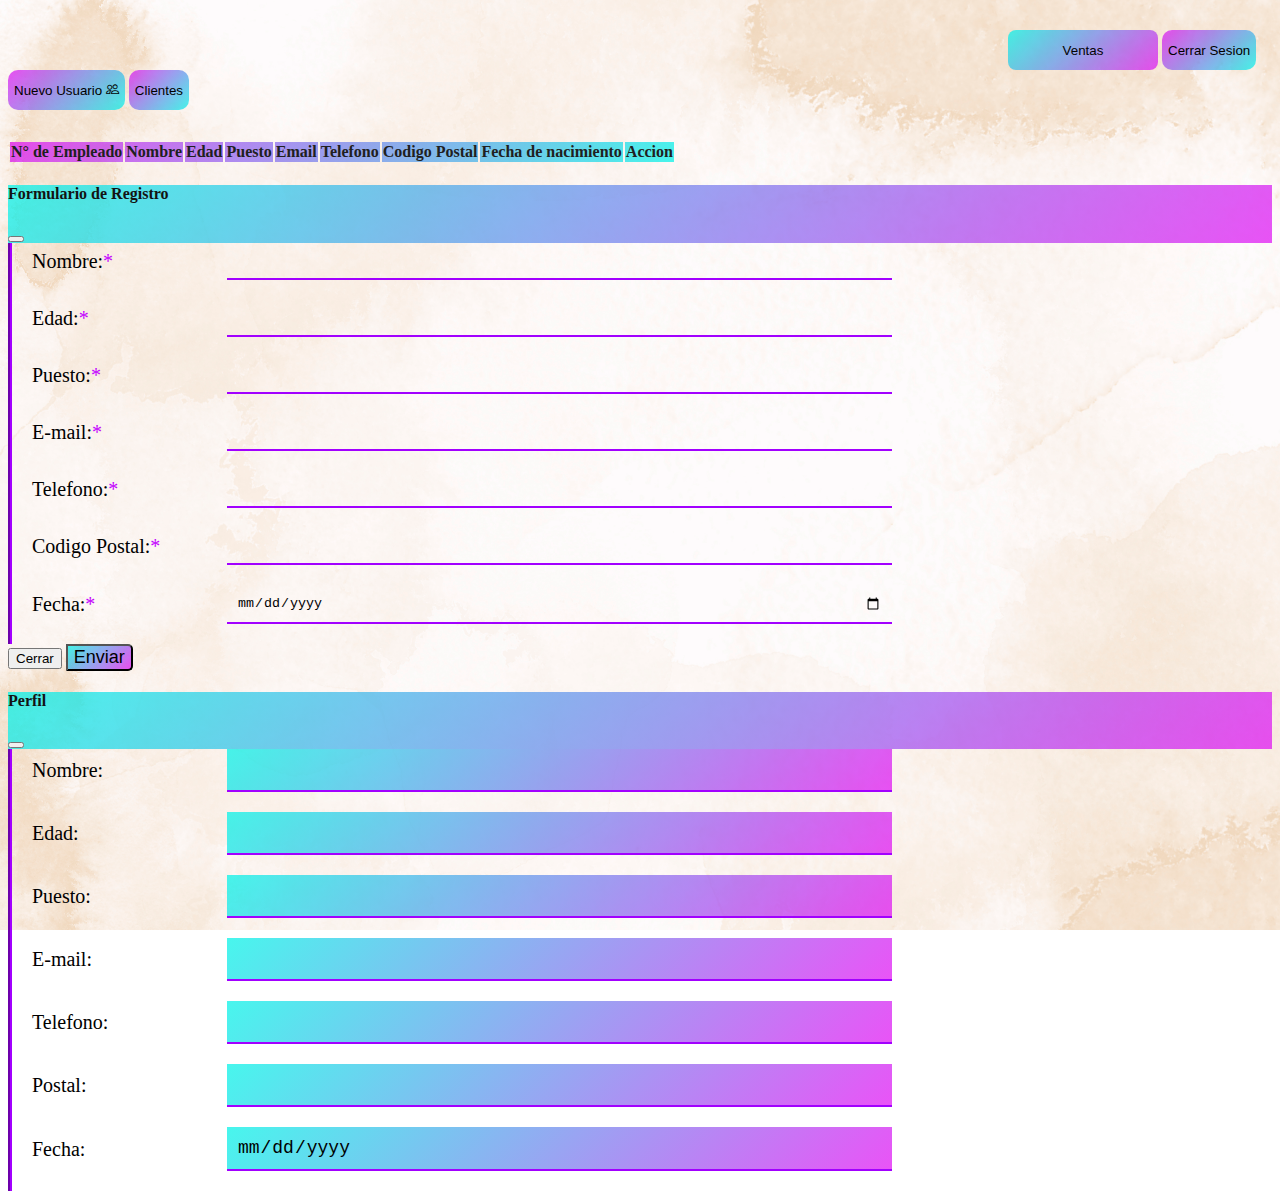
<file: index.html>
<!doctype html>
<html lang="en">
  <head>

    <meta charset="utf-8">
    <meta name="viewport" content="width=device-width, initial-scale=1, shrink-to-fit=no">
    <link href="https://cdn.jsdelivr.net/npm/bootstrap@5.0.2/dist/css/bootstrap.min.css" rel="stylesheet" integrity="sha384-EVSTQN3/azprG1Anm3QDgpJLIm9Nao0Yz1ztcQTwFspd3yD65VohhpuuCOmLASjC" crossorigin="anonymous">
    <link rel="stylesheet" href="https://cdn.jsdelivr.net/npm/bootstrap-icons@1.10.5/font/bootstrap-icons.css">
    <title>Registro de Empleados</title>
    <link rel="stylesheet" href="css/index.css">
  </head>
  <body style="background: url('Imagenes/fondo-acuarela-pintada-mano.jpg') center/cover no-repeat fixed;">

    <section class="p-3">
        <div class="row nav1">
            <div class="col-12">
                <button class="btnVentas" onclick="Ventas()">Ventas</button>
                <button class="btnVolver" onclick="goBackTologin()">Cerrar Sesion</button>
                <button class="btn1 newUser" data-bs-toggle="modal" data-bs-target="#userForm">Nuevo Usuario <i class="bi bi-people"></i></button>
                <button class="btnCliente" onclick="goToIndexClientes()">Clientes</button>
                
            </div>
        </div>

        <div class="row">
            <div class="col-12">
                <table class="table table-striped table-hover mt-3 text-center table-bordered">

                    <thead>
                        <tr>
                            <th>N° de Empleado</th>
                            <th>Nombre</th>
                            <th>Edad</th>
                            <th>Puesto</th>
                            <th>Email</th>
                            <th>Telefono</th>
                            <th>Codigo Postal</th>
                            <th>Fecha de nacimiento</th>
                            <th>Accion</th>
                        </tr>
                    </thead>

                    <tbody id="data"></tbody>

                </table>
            </div>
        </div>

    </section>


    <div class="modal fade" id="userForm">
        <div class="modal-dialog modal-dialog-centered modal-lg">
            <div class="modal-content">

                <div class="modal-header">
                    <h4 class="modal-title">Formulario de Registro</h4>
                    <button type="button" class="btn-close" data-bs-dismiss="modal" aria-label="Close"></button>
                </div>

                <div class="modal-body">

                    <form action="#" id="myForm">

                        <div class="inputField">
                            <div>
                                <label for="name">Nombre:</label>
                                <input type="text" name="" id="nombre" required>
                            </div>
                            <div>
                                <label for="age">Edad:</label>
                                <input type="number" name="" id="edad" required>
                            </div>
                            <div>
                                <label for="city">Puesto:</label>
                                <input type="text" name="" id="ciudad" required>
                            </div>
                            <div>
                                <label for="email">E-mail:</label>
                                <input type="email" name="" id="email" required>
                            </div>
                            <div>
                                <label for="phone">Telefono:</label>
                                <input type="text" name="" id="telefono" minlength="11" maxlength="11" required>
                            </div>
                            <div>
                                <label for="post"> Codigo Postal:</label>
                                <input type="text" name="" id="postal" required>
                            </div>
                            <div>
                                <label for="sDate">Fecha:</label>
                                <input type="date" name="" id="fecha" required>
                            </div>
                        </div>

                    </form>
                </div>

                <div class="modal-footer">
                    <button type="button" class="btn btn-secondary" data-bs-dismiss="modal">Cerrar</button>
                    <button type="submit" form="myForm" class="btn btn-primary submit">Enviar</button>
                </div>
            </div>
        </div>
    </div>


    <div class="modal fade" id="readData">
        <div class="modal-dialog modal-dialog-centered modal-lg">
            <div class="modal-content">

                <div class="modal-header">
                    <h4 class="modal-title">Perfil</h4>
                    <button type="button" class="btn-close" data-bs-dismiss="modal" aria-label="Close"></button>
                </div>

                <div class="modal-body">

                    <form action="#" id="myForm">

                        <div class="inputField">
                            <div>
                                <label for="name">Nombre:</label>
                                <input type="text" name="" id="showName" disabled>
                            </div>
                            <div>
                                <label for="age">Edad:</label>
                                <input type="number" name="" id="showAge" disabled>
                            </div>
                            <div>
                                <label for="city">Puesto:</label>
                                <input type="text" name="" id="showCity" disabled>
                            </div>
                            <div>
                                <label for="email">E-mail:</label>
                                <input type="email" name="" id="showEmail" disabled>
                            </div>
                            <div>
                                <label for="phone">Telefono:</label>
                                <input type="text" name="" id="showPhone" minlength="11" maxlength="11" disabled>
                            </div>
                            <div>
                                <label for="post">Postal:</label>
                                <input type="text" name="" id="showPost" disabled>
                            </div>
                            <div>
                                <label for="sDate">Fecha:</label>
                                <input type="date" name="" id="showsDate" disabled>
                            </div>
                        </div>

                    </form>
                </div>
            </div>
        </div>
    </div>


    <script src="https://cdn.jsdelivr.net/npm/bootstrap@5.0.2/dist/js/bootstrap.bundle.min.js" integrity="sha384-MrcW6ZMFYlzcLA8Nl+NtUVF0sA7MsXsP1UyJoMp4YLEuNSfAP+JcXn/tWtIaxVXM" crossorigin="anonymous"></script>

    <script src="js/index.js"></script>
  </body>
</html>
</file>
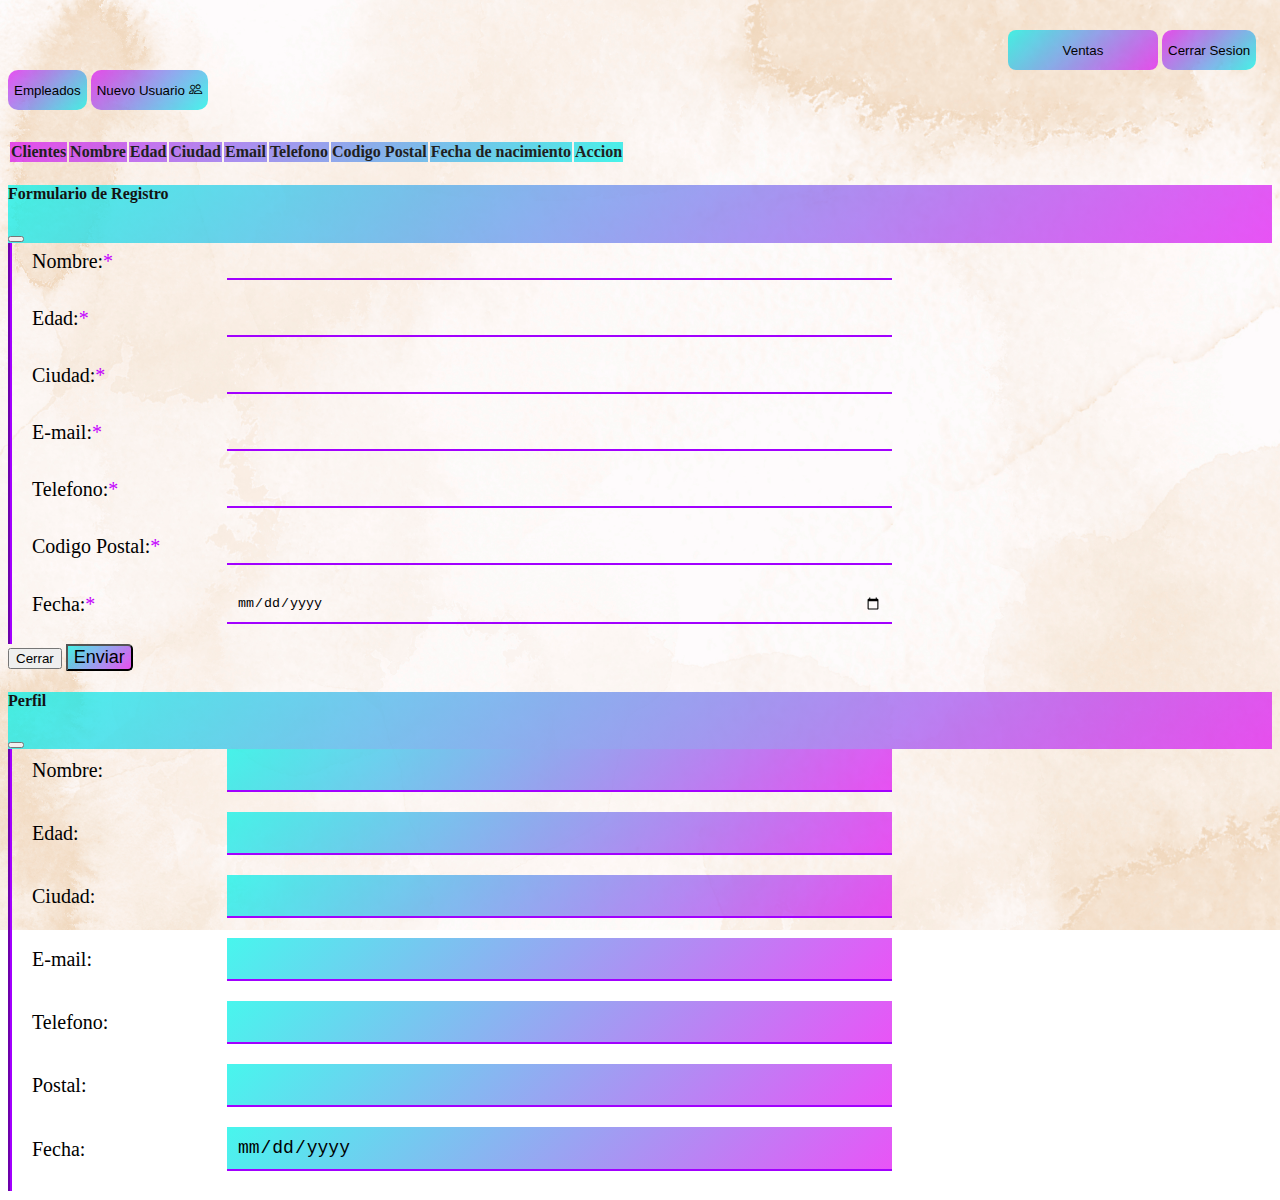
<file: indexClientes.html>
<!doctype html>
<html lang="en">
  <head>

    <meta charset="utf-8">
    <meta name="viewport" content="width=device-width, initial-scale=1, shrink-to-fit=no">
    <link href="https://cdn.jsdelivr.net/npm/bootstrap@5.0.2/dist/css/bootstrap.min.css" rel="stylesheet" integrity="sha384-EVSTQN3/azprG1Anm3QDgpJLIm9Nao0Yz1ztcQTwFspd3yD65VohhpuuCOmLASjC" crossorigin="anonymous">
    <link rel="stylesheet" href="https://cdn.jsdelivr.net/npm/bootstrap-icons@1.10.5/font/bootstrap-icons.css">
    <title>Registro de Empleados</title>
    <link rel="stylesheet" href="css/index.css">
  </head>
  <body style="background: url('Imagenes/fondo-acuarela-pintada-mano.jpg') center/cover no-repeat fixed;">

    <section class="p-3">
        <div class="row nav1">
    <div class="col-12">
        <button class="btn btnVentas btn-lg btn-block" onclick="Ventas()">Ventas</button>
        <button class="btn btnVolver btn-lg btn-block" onclick="goBackCerrar()">Cerrar Sesion</button>
        <button class="btn btnVolver btn-lg btn-block" onclick="goBackEmpleados()">Empleados</button>
        <button class="btn btn1 btn-lg btn-block newUser" data-bs-toggle="modal" data-bs-target="#userForm">Nuevo Usuario <i class="bi bi-people"></i></button>
    </div>
</div>

      <div class="row">
    <div class="col-12">
        <div class="table-responsive">
            <table class="table table-striped table-hover mt-3 text-center table-bordered">
                <thead>
                    <tr>
                            <th>Clientes</th>
                            <th>Nombre</th>
                            <th>Edad</th>
                            <th>Ciudad</th>
                            <th>Email</th>
                            <th>Telefono</th>
                            <th>Codigo Postal</th>
                            <th>Fecha de nacimiento</th>
                            <th>Accion</th>
                        </tr>
                    </thead>

                    <tbody id="data"></tbody>

                </table>
            </div>
        </div>

    </section>


    <div class="modal fade" id="userForm">
        <div class="modal-dialog modal-dialog-centered modal-lg">
            <div class="modal-content">

                <div class="modal-header">
                    <h4 class="modal-title">Formulario de Registro</h4>
                    <button type="button" class="btn-close" data-bs-dismiss="modal" aria-label="Close"></button>
                </div>

                <div class="modal-body">

                    <form action="#" id="myForm">

                        <div class="inputField">
                            <div>
                                <label for="name">Nombre:</label>
                                <input type="text" name="" id="nombre" required>
                            </div>
                            <div>
                                <label for="age">Edad:</label>
                                <input type="number" name="" id="edad" required>
                            </div>
                            <div>
                                <label for="city">Ciudad:</label>
                                <input type="text" name="" id="ciudad" required>
                            </div>
                            <div>
                                <label for="email">E-mail:</label>
                                <input type="email" name="" id="email" required>
                            </div>
                            <div>
                                <label for="phone">Telefono:</label>
                                <input type="text" name="" id="telefono" minlength="11" maxlength="11" required>
                            </div>
                            <div>
                                <label for="post"> Codigo Postal:</label>
                                <input type="text" name="" id="postal" required>
                            </div>
                            <div>
                                <label for="sDate">Fecha:</label>
                                <input type="date" name="" id="fecha" required>
                            </div>
                        </div>

                    </form>
                </div>

                <div class="modal-footer">
                    <button type="button" class="btn btn-secondary" data-bs-dismiss="modal">Cerrar</button>
                    <button type="submit" form="myForm" class="btn btn-primary submit">Enviar</button>
                </div>
            </div>
        </div>
    </div>


    <div class="modal fade" id="readData">
        <div class="modal-dialog modal-dialog-centered modal-lg">
            <div class="modal-content">

                <div class="modal-header">
                    <h4 class="modal-title">Perfil</h4>
                    <button type="button" class="btn-close" data-bs-dismiss="modal" aria-label="Close"></button>
                </div>

                <div class="modal-body">

                    <form action="#" id="myForm">

                        <div class="inputField">
                            <div>
                                <label for="name">Nombre:</label>
                                <input type="text" name="" id="showName" disabled>
                            </div>
                            <div>
                                <label for="age">Edad:</label>
                                <input type="number" name="" id="showAge" disabled>
                            </div>
                            <div>
                                <label for="city">Ciudad:</label>
                                <input type="text" name="" id="showCity" disabled>
                            </div>
                            <div>
                                <label for="email">E-mail:</label>
                                <input type="email" name="" id="showEmail" disabled>
                            </div>
                            <div>
                                <label for="phone">Telefono:</label>
                                <input type="text" name="" id="showPhone" minlength="11" maxlength="11" disabled>
                            </div>
                            <div>
                                <label for="post">Postal:</label>
                                <input type="text" name="" id="showPost" disabled>
                            </div>
                            <div>
                                <label for="sDate">Fecha:</label>
                                <input type="date" name="" id="showsDate" disabled>
                            </div>
                        </div>

                    </form>
                </div>
            </div>
        </div>
    </div>


    <script src="https://cdn.jsdelivr.net/npm/bootstrap@5.0.2/dist/js/bootstrap.bundle.min.js" integrity="sha384-MrcW6ZMFYlzcLA8Nl+NtUVF0sA7MsXsP1UyJoMp4YLEuNSfAP+JcXn/tWtIaxVXM" crossorigin="anonymous"></script>

    <script src="js/indexClientes.js"></script>
  </body>
</html>
</file>
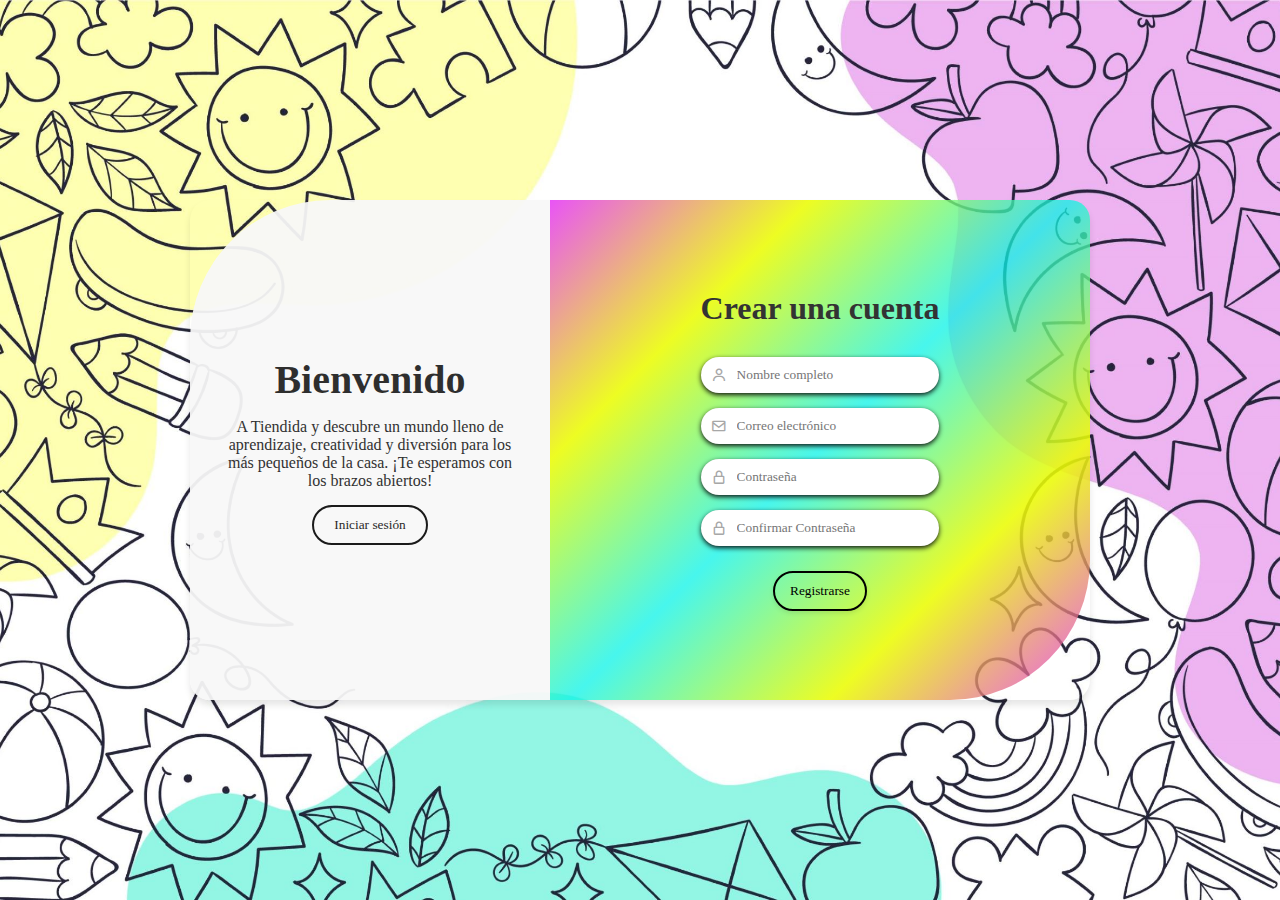
<file: login.html>
<!DOCTYPE html>
<html lang="en">

<head>
    <meta charset="UTF-8">
    <meta name="viewport" content="width=device-width, initial-scale=1, shrink-to-fit=no">
    <link rel="icon" href="media/martin.ico">
    <link rel="stylesheet" href="https://fonts.googleapis.com/css2?family=Montserrat:wght@300;400;500;600;700&display=swap">
    <link rel="stylesheet" href="https://unpkg.com/boxicons@2.1.4/css/boxicons.min.css">
    <link rel="stylesheet" href="css/login.css">
    <title id="titulo">Registro</title>
</head>

<body style="background: url('Imagenes/6758430.jpg') center/cover no-repeat fixed;">

    <div class="container-form registrarte">
        <div class="informacion">
            <div class="info_childs">
                <h2>Bienvenido</h2>
                <p> A Tiendida y descubre un mundo lleno de aprendizaje, creatividad y diversión para los más pequeños de la casa. ¡Te esperamos con los brazos abiertos! </p>
                <input type="button" value="Iniciar sesión" id="login">
            </div>
        </div>
        <div class="form-informacion">
            <div class="form-informacion-childs">
                <h2>Crear una cuenta</h2>
                <form class="formulario registro1">
                    <label>
                        <i class='bx bx-user'></i>
                        <input type="text" placeholder="Nombre completo" id="inputNombre" required>
                    </label>
                    <label>
                        <i class='bx bx-envelope'></i>
                        <input type="email" placeholder="Correo electrónico" id="inputRegistroCorreo" required>
                    </label>
                    <label>
                        <i class='bx bx-lock-alt'></i>
                        <input type="password" placeholder="Contraseña" id="inputRegistroContr" required>
                    </label>
                    <label>
                        <i class='bx bx-lock-alt'></i>
                        <input type="password" placeholder="Confirmar Contraseña" id="inputConfirmContr" required>
                    </label>
                    <input type="submit" value="Registrarse" id="btnRegistro">
                </form>
            </div>
        </div>
    </div>

    <div class="container-form loguearse hide">
        <div class="informacion">
            <div class="info_childs">
                <h2>Bienvenido nuevamente</h2>
                <p>Para acceder por favor ingrese sus datos para acceder</p>
                <input type="button" value="Registrarse" id="registro">
            </div>
        </div>
        <div class="form-informacion">
            <div class="form-informacion-childs">
                <h2>Iniciar sesión</h2>
                <form class="formulario loguin2">
                    <label>
                        <i class='bx bx-envelope'></i>
                        <input type="email" placeholder="Correo electrónico" id="lblCorreo">
                    </label>
                    <label>
                        <i class='bx bx-lock-alt'></i>
                        <input type="password" placeholder="Contraseña" id="lblContraseña">
                    </label>
                    <input type="submit" value="Iniciar sesión" id="btnloguearse">
                </form>
            </div>
        </div>
    </div>

    <script src="js/login.js"></script>
</body>
</html>
</file>
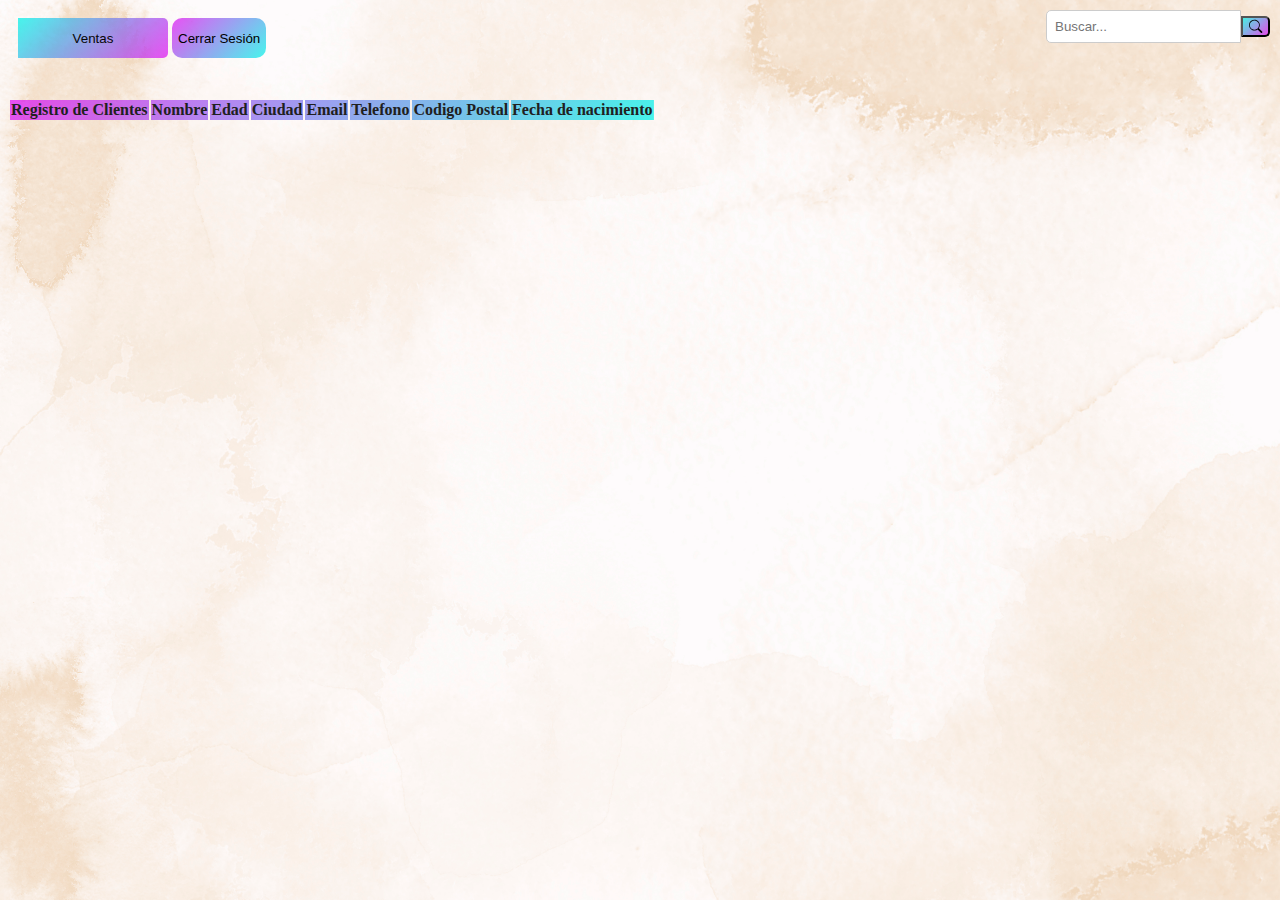
<file: usuarios.html>
<!DOCTYPE html>
<html lang="en">

<head>
    <meta charset="utf-8">
    <meta name="viewport" content="width=device-width, initial-scale=1, shrink-to-fit=no">
    <link href="https://cdn.jsdelivr.net/npm/bootstrap@5.0.2/dist/css/bootstrap.min.css" rel="stylesheet" integrity="sha384-EVSTQN3/azprG1Anm3QDgpJLIm9Nao0Yz1ztcQTwFspd3yD65VohhpuuCOmLASjC" crossorigin="anonymous">
    <link rel="stylesheet" href="https://cdn.jsdelivr.net/npm/bootstrap-icons@1.10.5/font/bootstrap-icons.css">
    <link rel="stylesheet" href="css/index.css">

    <style>
        body {
            background: url('Imagenes/fondo-acuarela-pintada-mano.jpg') center/cover no-repeat fixed;
        }

        .btnVentas1, .btnCerrar {
            margin-bottom: 10px;
        }

        .search-bar {
            margin-bottom: 20px;
        }
    </style>

    <title>Usuarios</title>
</head>

<body>
    <div class="container-fluid">
        <button class="btn btn-primary btnVentas1" onclick="Ventas()">Ventas</button>
        <button class="btn btn-danger btnCerrar" onclick="goBackTologin()">Cerrar Sesión</button>

        <div class="search-bar">
            <input type="text" id="searchInput" class="form-control" placeholder="Buscar...">
            <button class="btn btn-primary"><i class="bi bi-search"></i></button>
        </div>

        <section class="p-3">
            <div class="row">
                <div class="col-12">
                    <div class="table-responsive">
                        <table class="table table-striped table-hover text-center table-bordered">
                            <thead>
                                <tr>
                                    <th>Registro de Clientes</th>
                                    <th>Nombre</th>
                                    <th>Edad</th>
                                    <th>Ciudad</th>
                                    <th>Email</th>
                                    <th>Telefono</th>
                                    <th>Codigo Postal</th>
                                    <th>Fecha de nacimiento</th>
                                </tr>
                            </thead>
                            <tbody id="data"></tbody>
                        </table>
                    </div>
                </div>
            </div>
        </section>
    </div>

    <script src="https://cdn.jsdelivr.net/npm/bootstrap@5.0.2/dist/js/bootstrap.bundle.min.js" integrity="sha384-MrcW6ZMFYlzcLA8Nl+NtUVF0sA7MsXsP1UyJoMp4YLEuNSfAP+JcXn/tWtIaxVXM" crossorigin="anonymous"></script>
    <script src="js/usuario.js"></script>
</body>

</html>
</file>
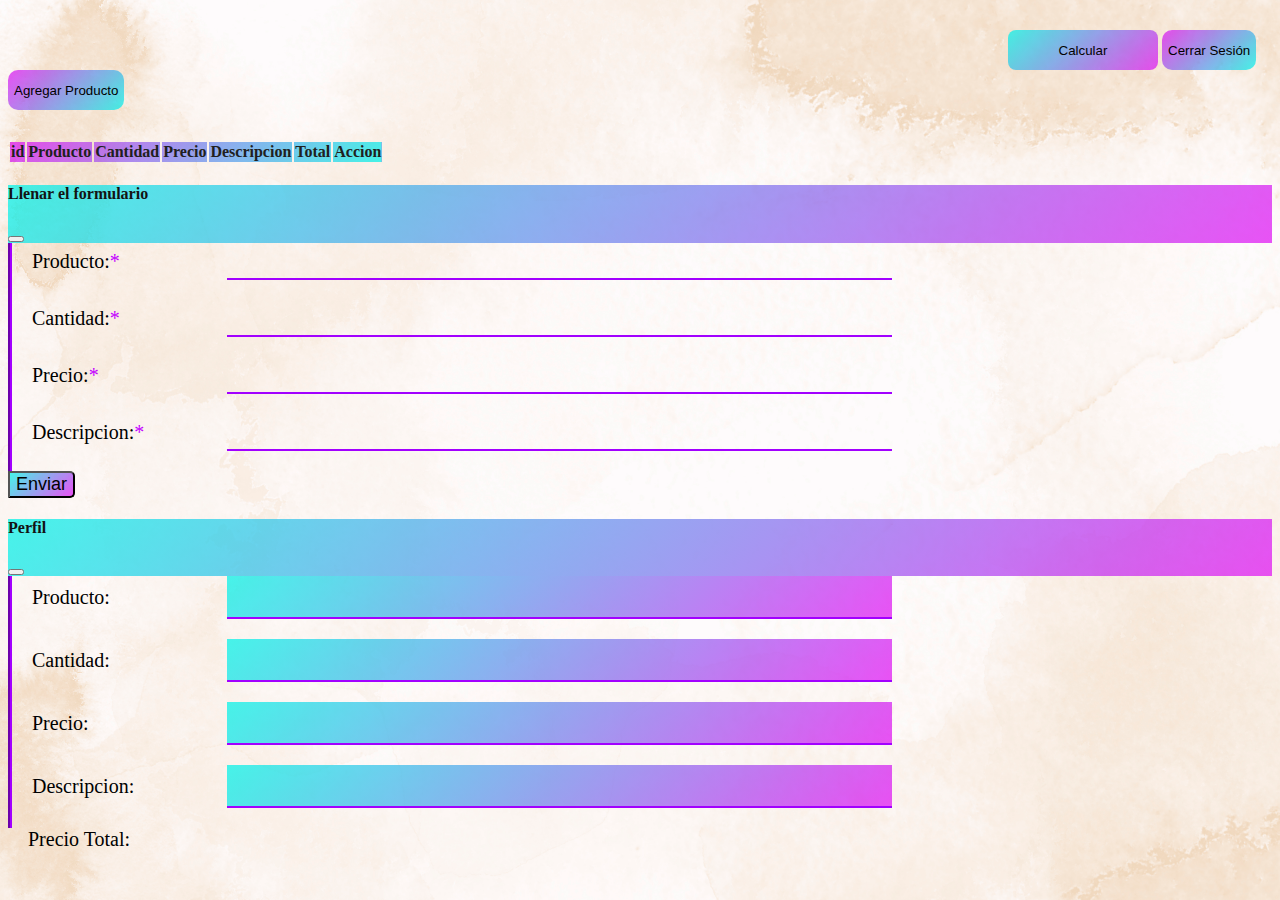
<file: ventas.html>
<!DOCTYPE html>
<html lang="en">

<head>
    <meta charset="utf-8">
    <meta name="viewport" content="width=device-width, initial-scale=1, shrink-to-fit=no">

    <link href="https://cdn.jsdelivr.net/npm/bootstrap@5.0.2/dist/css/bootstrap.min.css" rel="stylesheet" integrity="sha384-EVSTQN3/azprG1Anm3QDgpJLIm9Nao0Yz1ztcQTwFspd3yD65VohhpuuCOmLASjC" crossorigin="anonymous">
    <link rel="stylesheet" href="css/index.css">
    <link rel="stylesheet" href="https://cdn.jsdelivr.net/npm/bootstrap-icons@1.10.5/font/bootstrap-icons.css">

    <title>VENTAS</title>
</head>

<body style="background: url('Imagenes/fondo-acuarela-pintada-mano.jpg') center/cover no-repeat fixed;">

    <section class="p-3">
        <div class="row nav1">
            <div class="col-12">
                <button class="btn btnVentas" onclick="sumarColumnaTotal()">Calcular</button>
                <button class="btn btnCerrar" onclick="goBackTologin()">Cerrar Sesión</button>
                <button class="btn btn1 newprod" data-bs-toggle="modal" data-bs-target="#userForm">Agregar Producto</button>
            </div>
        </div>

        <div class="row">
            <div class="col-12">
                <div class="table-responsive">
                    <table class="table table-striped table-hover mt-3 text-center table-bordered">
                        <thead>
                            <tr>
                                <th>id</th>
                                <th>Producto</th>
                                <th>Cantidad</th>
                                <th>Precio</th>
                                <th>Descripcion</th>
                                <th>Total</th>
                                <th>Accion</th>
                            </tr>
                        </thead>
                        <tbody id="data"></tbody>
                    </table>
                </div>
            </div>
        </div>
    </section>

    <div class="modal fade" id="userForm">
        <div class="modal-dialog modal-dialog-centered modal-lg">
            <div class="modal-content">
                <div class="modal-header">
                    <h4 class="modal-title">Llenar el formulario</h4>
                    <button type="button" class="btn-close" data-bs-dismiss="modal" aria-label="Close"></button>
                </div>
                <div class="modal-body">
                    <form action="#" id="addProductForm">
                        <div class="inputField">
                            <div>
                                <label for="producto">Producto:</label>
                                <input type="text" name="producto" id="producto" required>
                            </div>
                            <div>
                                <label for="cantidad">Cantidad:</label>
                                <input type="number" name="cantidad" id="cantidad" required>
                            </div>
                            <div>
                                <label for="precio">Precio:</label>
                                <input type="number" name="precio" id="precio" required>
                            </div>
                            <div>
                                <label for="descripcion">Descripcion:</label>
                                <input type="text" name="descripcion" id="descripcion" required>
                            </div>
                        </div>
                    </form>
                </div>
                <div class="modal-footer">
                    <button type="submit" form="addProductForm" class="btn btn-primary submit">Enviar</button>
                </div>
            </div>
        </div>
    </div>

    <div class="modal fade" id="readData">
        <div class="modal-dialog modal-dialog-centered modal-lg">
            <div class="modal-content">
                <div class="modal-header">
                    <h4 class="modal-title">Perfil</h4>
                    <button type="button" class="btn-close" data-bs-dismiss="modal" aria-label="Close"></button>
                </div>
                <div class="modal-body">
                    <form action="#" id="readProductForm">
                        <div class="inputField">
                            <div>
                                <label for="name">Producto:</label>
                                <input type="text" name="" id="showProducto" disabled>
                            </div>
                            <div>
                                <label for="Cantidad">Cantidad:</label>
                                <input type="number" name="" id="showCantidad" disabled>
                            </div>
                            <div>
                                <label for="Precio">Precio:</label>
                                <input type="number" name="" id="showPrecio" disabled>
                            </div>
                            <div>
                                <label for="Descripcion">Descripcion:</label>
                                <input type="text" name="" id="showDescripcion" disabled>
                            </div>
                        </div>
                    </form>
                </div>
            </div>
        </div>
    </div>

    <label id="precioTotal">Precio Total:</label>

    <script src="https://cdn.jsdelivr.net/npm/bootstrap@5.0.2/dist/js/bootstrap.bundle.min.js" integrity="sha384-MrcW6ZMFYlzcLA8Nl+NtUVF0sA7MsXsP1UyJoMp4YLEuNSfAP+JcXn/tWtIaxVXM" crossorigin="anonymous"></script>
    <script src="js/ventas.js"></script>

</body>

</html>
</file>
<file: css/index.css>
body{

    font-family: cursive;
    
    background-color: rgb(207, 194, 241);
    }
    
    table tr td{
        vertical-align: middle;
    }
    thead{
        background: linear-gradient(135deg,#df07f3b0, #07f3e7bd);
        color: #fff;
        border:black;
        
    }
    /*Tabla de empleados*/
    tbody{
        background: rgb(207, 194, 241);
        color: #fff;
        border: black;
    }
    tr{
        color: #202020;
    }
    
    
    td button{
        margin: 5px;
    }
    
    td button i{
        font-size: 20px;
    }
    .col-12{
        margin: 0;
    }
    /*Boton de Nuevo Usuario*/
    .btn1, .btnVolver, .btnCerrar, .btnCliente, .btnEmpleados {
        background: linear-gradient(135deg,#df07f3b0, #07f3e7bd);
        border-radius: 10px;
        height: 40px;
        color: #000000;
        border: 0;
    }
    /*Caracteristicas del boton Nuevo Usuario*/
    .btn1:hover{
        background-color:  rgb(11, 71, 161);
        height: 43px;
        width: 153px;
    }
    /*Boton Ventas*/
    .btnVentas{
        margin-left: 1000px;
        background: linear-gradient(135deg,#07f3e7bd, #df07f3b0);
        border-radius: 8px;
        height: 40px;
        width: 150px;
        color: #030303;
        border: 0;
    }
    /*Caracterisitcas del boton Ventas*/
    .btnVentas:hover{
        background-color: rgb(11, 71, 161);
        height: 43px;
        width: 153px;
    }
    /*Boton de venta*/
    .btnVentas1{
        margin-top:10px ;
        margin-left: 10px;
        background: linear-gradient(135deg,#07f3e7bd, #df07f3b0);
        border-radius: 8px;
        height: 40px;
        width: 150px;
        color: #070707;
        border: 0;
    }
    .btnVentas1:hover{
        background-color: rgb(9, 98, 121);
        height: 43px;
        width: 153px;
    
    }
    #precioTotal{
        margin-left: 20px;
        font-size: 20px;
    }
    /*Encabezado del formualrio de registro*/
    .modal-header{
        background: linear-gradient(135deg,#07f3e7bd, #df07f3b0);
        color: #131313;
    }
    
    .search-bar {
        position: fixed;
        top: 10px;
        right: 10px;
        display: flex;
        align-items: center;
    }
    
    #searchInput {
        padding: 8px;
        border: 1px solid #ccc;
        border-radius: 5px 0 0 5px;
    }
    /*Boton de Editar y Enviar del form*/
    .btn-primary {
        border-radius: 0 5px 5px 0;
        background: linear-gradient(135deg,#07f3e7bd, #df07f3b0);
    }
    .btn-primary:hover{
        background-color: rgb(6, 76, 117);
    }
    /*Caract. del Formulario de registro*/
    .modal-body form {
        display: flex;
        justify-content: space-between;
        align-items: flex-start;
        padding: 0;
    }
    
    .modal-body form .imgholder{
        width: 200px;
        height: 200px;
        position: relative;
        border-radius: 20px;
        overflow: hidden;
    }
   

    .upload i{
        color: #fff;
        font-size: 35px;
    }
    
    .imgholder:hover .upload{
        display: flex;
    }
    
    .imgholder .upload input{
        display: none;
    }
    /*Linea divisoria del formulario*/
    .modal-body form .inputField{
        flex-basis: 68%;
        border-left: 4px groove rgb(162, 0, 255);
        padding-left: 20px;
    }
    /*Formulario para ver Empleado*/
    form .inputField > div{
        width: 100%;
        display: flex;
        justify-content: space-between;
        align-items: center;
        margin-bottom: 20px;
    }
    /*Carac de los label del formulario*/
    form .inputField > div label{
        font-size: 20px;
        font-weight: 500;
    }
    .row{
        margin-top: 30px;
    }
    /*Asterisco*/
    #userForm form .inputField > div label::after{
        content: "*";
        color: rgb(195, 0, 255);
    }
    /*Subrayado del forulario*/
    form .inputField > div input{
        width: 75%;
        padding: 10px;
        border: none;
        outline: none;
        background: transparent;
        border-bottom: 2px solid  rgb(162, 0, 255);
    }
    
    .modal-footer .submit{
        font-size: 18px;
    }
    
    /*Letra del boton de Ver empleado */
    #readData form .inputField > div input{
        background: linear-gradient(135deg,#07f3e7bd, #df07f3b0);
        font-size: 18px;
        color:black;
    }
</file>
<file: css/login.css>
*{
    padding: 0;
    margin: 0;
    box-sizing:  border-box;
    font-family: cursive;
    
    }
    body{
        display: flex;
        align-items: center;
        justify-content: center;
        height: 100vh;
        background-color: rgb(1, 22, 29);
    }
    /*Ambos cotenedores*/
    .container-form{
       max-width: 900px;
       height: 500px;
       display: flex;
       border-radius: 20px;
       box-shadow: 0 5px 7px rgb(0, 0,0,.1);
       transition: all 1s ease;
       margin: 10px;
    }
    /*Contenedor blanco de bienvenidos*/
    .informacion{
        width: 40%;
        display: flex;
        align-items: center;
        text-align: center;
        background-color: #f8f8f8f0;
        border-top-left-radius: 140px;
        border-bottom-left-radius: 20px;
    
    }
    
    .info_childs{
        width: 100%;
        padding: 0 30px;
    
    }
    /*Titulo de bienvenido*/
    .info_childs h2{
        font-size: 2.5rem;
        color:  #000000cf;
    }
    /*Parrafos de bienvenido*/
    .info_childs p{
        margin:  15px 0;
        color:  #313131;
    }
    /* Boton de iniciar sesion*/
    .info_childs input{
    
        background-color: transparent;
        outline:  none;
        border: solid 2px#1b1b1b;
        border-radius: 20px;
        padding: 10px 20px;
        color:  #292828;
        cursor: pointer;
        transition: background-color .3 ease ;
    
    }
    /*Caracteristicas de Iniciar sesion*/
    .info_childs input:hover{
    background: linear-gradient(135deg, #df07f3b0,#ebfc04e0, #07f3e7bd);
    border:  none;
    color: #000;
    box-shadow: 0 2px 5px rgb(0, 0,0,.1);
    
    }
    /*Contenedor del formulario*/
    .form-informacion{
        display: flex;
        align-items: center;
        justify-content: center;
        width: 60%;
        text-align: center;
        background: linear-gradient(135deg, #df07f3b0,#ebfc04e0, #07f3e7bd,#ebfc04e0,#df07f3b0);
        border-top-right-radius: 20px;
        border-bottom-right-radius: 140px;
    }
    .form-informacion-childs{
        padding: 0 30px;
    
    }
    /*Subtitulo Crear cuenta e Iniciar Sesion*/
    .form-informacion-childs h2{
        color:  #333;
        font-size: 2rem;
    }
    
    .iconos{
        margin:  15px 0;
    }
    .iconos i{
        border-radius: 50%;
        padding: 15px;
        cursor: pointer;
        margin: 0 10px;
        color:  #9191bd;
        border:solid thin #9191bd;
        transition: background-color 0.3s ease;
        box-shadow: 0 2px 5px rgb(0, 0,0,.1);
    }
    .iconos i:hover{
        background-color: #000 ;
        columns: #fff;
    }
    .formulario{
    
        margin:  30px 0 0 0;
    }
    /*Recuadros del label*/
    .formulario label{
        display:  flex;
        align-items:  center;
        margin-bottom:  15px;
        border-radius: 20px;
        background-color: #fff;
        padding: 0 10px;
        box-shadow: 0 2px 5px rgba(0, 0, 0, 0.918);
    }
    /*Escritura de los label*/
    .formulario label input{
        width: 100%;
        padding:  10px;
        background-color: #fff;
        border: none;
        outline: none;
        border-radius: 20px;
        color:  #333;
    }
    /*Iconos de los label*/
    .formulario label i{
        color: #a7a7a7;
    }
    /*Boton del Registrarse e Iniciar sesion */
    .formulario input[type="submit"]
    {
        background-color: transparent;
        color: #000;
        border-radius: 20px;
        padding: 10px 15px;
        cursor: pointer;
        border: solid 2px#000;
        margin-top: 10px;
        box-shadow: 0 2px 5px rgb(0, 0,0,.1);
    
    }
    /*Caracteristicas del boton registrarse e inicar sesion*/
    .formulario input[type="submit"]:hover{
    
        background-color: #000;
        color: #fff;
    }
    
    .hide{
        position: absolute;
        transform: translateY(-300%);
    }
    
    @media screen and (max-width:750px) {
        html{
            font-size: 12px;
        }
    }
    
    @media screen and (max-width:580px) {
        html{
            font-size: 10px;
        }
        .container-form{
            height:  auto;
            flex-direction: column;
            
        }
        .informacion{
            width: 100%;
            padding: 20px;
            border-top-right-radius: 20px;
            border-top-left-radius:20px ;
            border-bottom-left-radius:0px ;
            border-bottom-right-radius: 0px;
        }
        .form-informacion{
            width: 100%;
            padding: 20px;
            border-bottom-left-radius: 20px;
            border-top-right-radius: 0px;
        }
    }
</file>
